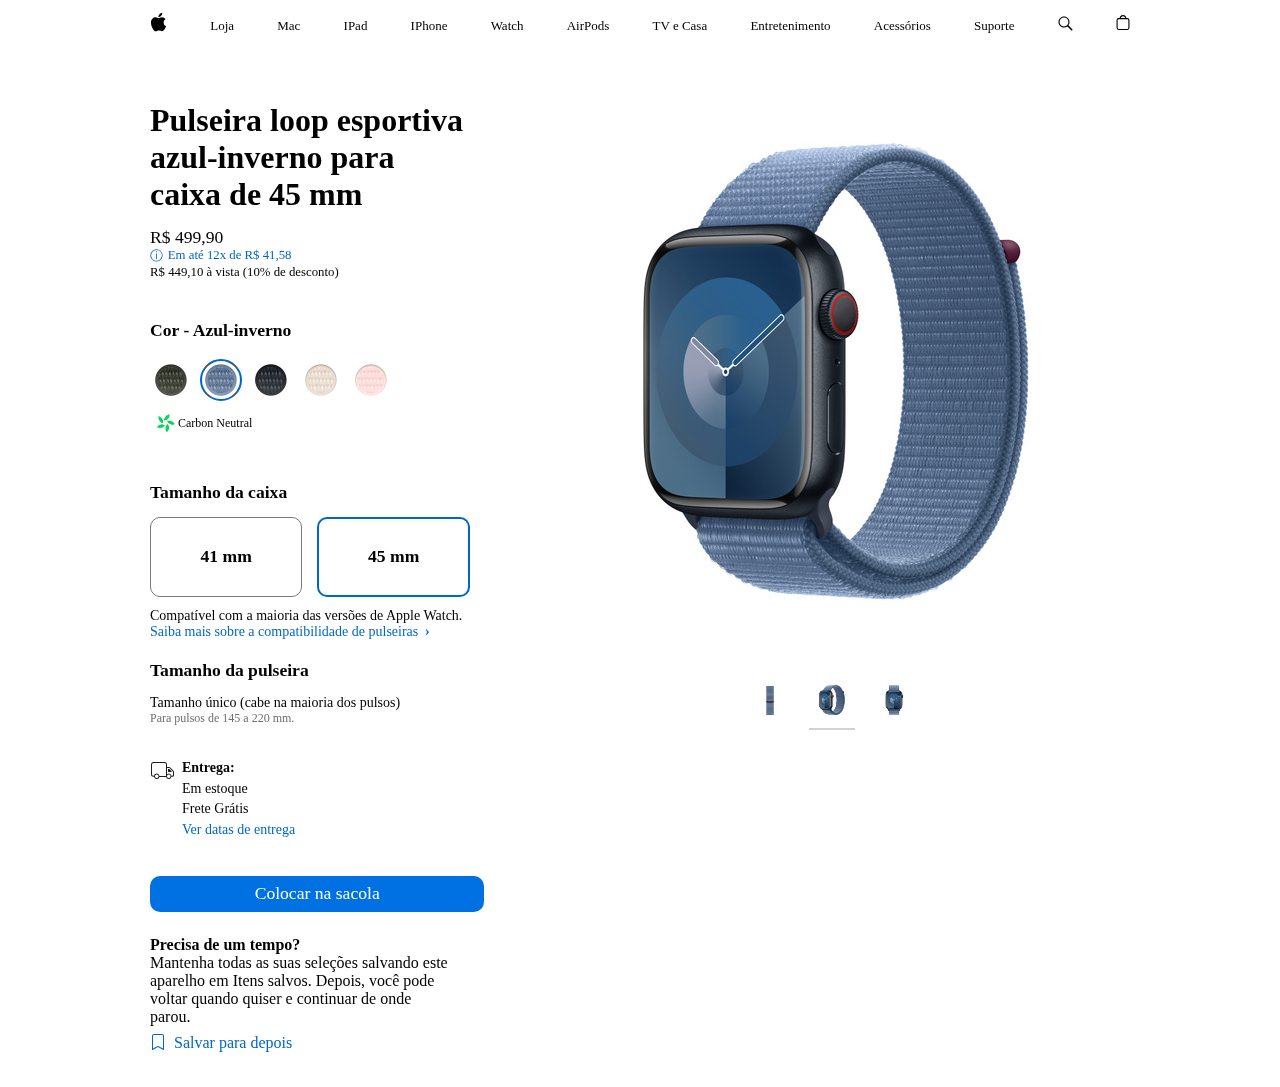
<file: Aula 2/arquivos-aula/index.html>
<!DOCTYPE html>
<html lang="en">
  <head>
    <meta charset="UTF-8" />
    <meta name="viewport" content="width=device-width, initial-scale=1.0" />
    <title>Hashtag Watch</title>
    <link rel="stylesheet" href="./style.css" />
  </head>
  <body>
    <nav>
      <ul>
        <li>
          <svg
            height="48"
            viewBox="0 0 17 48"
            width="17"
            xmlns="http://www.w3.org/2000/svg">
            <path
              d="m15.5752 19.0792a4.2055 4.2055 0 0 0 -2.01 3.5376 4.0931 4.0931 0 0 0 2.4908 3.7542 9.7779 9.7779 0 0 1 -1.2755 2.6351c-.7941 1.1431-1.6244 2.2862-2.8878 2.2862s-1.5883-.734-3.0443-.734c-1.42 0-1.9252.7581-3.08.7581s-1.9611-1.0589-2.8876-2.3584a11.3987 11.3987 0 0 1 -1.9373-6.1487c0-3.61 2.3464-5.523 4.6566-5.523 1.2274 0 2.25.8062 3.02.8062.734 0 1.8771-.8543 3.2729-.8543a4.3778 4.3778 0 0 1 3.6822 1.841zm-6.8586-2.0456a1.3865 1.3865 0 0 1 -.2527-.024 1.6557 1.6557 0 0 1 -.0361-.337 4.0341 4.0341 0 0 1 1.0228-2.5148 4.1571 4.1571 0 0 1 2.7314-1.4078 1.7815 1.7815 0 0 1 .0361.373 4.1487 4.1487 0 0 1 -.9867 2.587 3.6039 3.6039 0 0 1 -2.5148 1.3236z"></path>
          </svg>
        </li>
        <li>Loja</li>
        <li>Mac</li>
        <li>IPad</li>
        <li>IPhone</li>
        <li>Watch</li>
        <li>AirPods</li>
        <li>TV e Casa</li>
        <li>Entretenimento</li>
        <li>Acessórios</li>
        <li>Suporte</li>
        <li>
          <svg
            xmlns="http://www.w3.org/2000/svg"
            width="15px"
            height="44px"
            viewBox="0 0 15 44">
            <path
              d="M14.298,27.202l-3.87-3.87c0.701-0.929,1.122-2.081,1.122-3.332c0-3.06-2.489-5.55-5.55-5.55c-3.06,0-5.55,2.49-5.55,5.55 c0,3.061,2.49,5.55,5.55,5.55c1.251,0,2.403-0.421,3.332-1.122l3.87,3.87c0.151,0.151,0.35,0.228,0.548,0.228 s0.396-0.076,0.548-0.228C14.601,27.995,14.601,27.505,14.298,27.202z M1.55,20c0-2.454,1.997-4.45,4.45-4.45 c2.454,0,4.45,1.997,4.45,4.45S8.454,24.45,6,24.45C3.546,24.45,1.55,22.454,1.55,20z"></path>
          </svg>
        </li>
        <li>
          <svg
            height="44"
            viewBox="0 0 14 44"
            width="14"
            xmlns="http://www.w3.org/2000/svg">
            <path
              d="m11.3535 16.0283h-1.0205a3.4229 3.4229 0 0 0 -3.333-2.9648 3.4229 3.4229 0 0 0 -3.333 2.9648h-1.02a2.1184 2.1184 0 0 0 -2.117 2.1162v7.7155a2.1186 2.1186 0 0 0 2.1162 2.1167h8.707a2.1186 2.1186 0 0 0 2.1168-2.1167v-7.7155a2.1184 2.1184 0 0 0 -2.1165-2.1162zm-4.3535-1.8652a2.3169 2.3169 0 0 1 2.2222 1.8652h-4.4444a2.3169 2.3169 0 0 1 2.2222-1.8652zm5.37 11.6969a1.0182 1.0182 0 0 1 -1.0166 1.0171h-8.7069a1.0182 1.0182 0 0 1 -1.0165-1.0171v-7.7155a1.0178 1.0178 0 0 1 1.0166-1.0166h8.707a1.0178 1.0178 0 0 1 1.0164 1.0166z"></path>
          </svg>
        </li>
      </ul>
    </nav>
    <main>
      <section id="produto">
        <div id="opcoes-produto">
          <h1 id="titulo-produto">Pulseira loop esportiva azul-inverno para caixa de 45 mm</h1>
          <div class="precos">
            <p id="preco">R$ 499,90</p>
            <span id="parcelas" class="link">
              <p>&#9432</p>
              <p>Em até 12x de R$ 41,58</p>
            </span>
            <p id="a-vista">R$ 449,10 à vista (10% de desconto)</p>
          </div>
          <div id="opcoes">
            <h2 id="nome-cor-selecionada">Cor - Azul-inverno</h2>
            <ul id="selecao-cores">
              <li><input type="radio" name="opcao-cor" id="0-cor"><label for="0-cor"><img src="./imagens/opcoes-cores/verde-cipreste.jpeg" alt="" srcset=""></label></li>
              <li><input type="radio" name="opcao-cor" id="1-cor" checked><label for="1-cor"><img src="./imagens/opcoes-cores/azul-inverno.jpeg" alt="" srcset=""></label></li>
              <li><input type="radio" name="opcao-cor" id="2-cor"><label for="2-cor"><img src="./imagens/opcoes-cores/meia-noite.jpeg" alt="" srcset=""></label></li>
              <li><input type="radio" name="opcao-cor" id="3-cor"><label for="3-cor"><img src="./imagens/opcoes-cores/estelar.jpeg" alt="" srcset=""></label></li>
              <li><input type="radio" name="opcao-cor" id="4-cor"><label for="4-cor"><img src="./imagens/opcoes-cores/rosa-claro.jpeg" alt="" srcset=""></label></li>
            </ul>
            <div id="selo-carbono">
              <img src="./imagens/outros-recursos/neutralidade-c.jpeg" alt="">
              <p>Carbon Neutral</p>
            </div>
            <div id="tamanho-caixa">
              <h2>Tamanho da caixa</h2>
              <div id="opcoes-tamanho">
                <input type="radio" name="opcao-tamanho" id="0-tamanho">
                <label for="0-tamanho">41 mm</label>
                <input type="radio" name="opcao-tamanho" id="1-tamanho" checked>
                <label for="1-tamanho">45 mm</label>
              </div>
              <div id='disclaimer'>
                <p>Compatível com a maioria das versões de Apple Watch.
                </p>
                <p id='saiba-mais' class="link">Saiba mais sobre a compatibilidade de pulseiras <b>&#8250;</b>
                </p>
              </div>
              <div id="info-extra">
                <h2>Tamanho da pulseira
                </h2>
                <p id="info-principal">Tamanho único (cabe na maioria dos pulsos)
                </p>
                <p id="info-secundaria">Para pulsos de 145 a 220 mm.
                </p>
              </div>
            </div>
            <div id="entrega">
              <div id="icone">
                <svg viewBox="0 0 25 25" class="as-svgicon as-svgicon-boxtruck as-svgicon-reduced as-svgicon-boxtruckreduced" role="img" aria-hidden="true" width="25px" height="25px"><path fill="none" d="M0 0h25v25H0z"></path><path fill="#1d1d1f" d="m23.482 12.847-2.92-3.209A1.947 1.947 0 0 0 18.985 9H17V6.495a2.5 2.5 0 0 0-2.5-2.5h-11a2.5 2.5 0 0 0-2.5 2.5v9.75a2.5 2.5 0 0 0 2.5 2.5h.548A2.746 2.746 0 0 0 6.75 21.02 2.618 2.618 0 0 0 9.422 19h6.681a2.744 2.744 0 0 0 5.347-.23h.735A1.656 1.656 0 0 0 24 16.98v-2.808a1.937 1.937 0 0 0-.518-1.325ZM8.426 18.745a1.74 1.74 0 0 1-3.352 0 1.577 1.577 0 0 1 .015-1 1.738 1.738 0 0 1 3.322 0 1.578 1.578 0 0 1 .015 1ZM9.447 18a2.726 2.726 0 0 0-5.394-.255H3.5a1.502 1.502 0 0 1-1.5-1.5v-9.75a1.502 1.502 0 0 1 1.5-1.5h11a1.502 1.502 0 0 1 1.5 1.5V18Zm10.972.77a1.738 1.738 0 0 1-3.337 0 1.573 1.573 0 0 1 0-1 1.742 1.742 0 1 1 3.337 1ZM23 16.98c0 .569-.229.79-.815.79h-.735A2.73 2.73 0 0 0 17 16.165V10h1.986a.976.976 0 0 1 .838.314l2.927 3.214a.95.95 0 0 1 .249.644Zm-1.324-3.36a.512.512 0 0 1 .174.38h-3.306a.499.499 0 0 1-.544-.528V11h1.073a.76.76 0 0 1 .594.268Z"></path></svg>
              </div>
              <div id="informacoes-entrega">
                <span>Entrega:</span>
                <p id="disponibilidade">Em estoque</p>
                <p id="valor-frete">Frete Grátis</p>
                <p id="tempo-entrega" class="link">Ver datas de entrega</p>
              </div>
            </div>
            <div id="comprar">
              <button id="adicionar-a-sacola">Colocar na sacola</button>
              <div id="comprar-depois">
                <span>Precisa de um tempo?</span>
                <p>Mantenha todas as suas seleções salvando este aparelho em Itens salvos. Depois, você pode voltar quando quiser e continuar de onde parou.</p>
                <p class="link" id="salvar-depois"><svg xmlns="http://www.w3.org/2000/svg" width="16" height="16" fill="currentColor" class="bi bi-bookmark" viewBox="0 0 16 16">
                  <path d="M2 2a2 2 0 0 1 2-2h8a2 2 0 0 1 2 2v13.5a.5.5 0 0 1-.777.416L8 13.101l-5.223 2.815A.5.5 0 0 1 2 15.5zm2-1a1 1 0 0 0-1 1v12.566l4.723-2.482a.5.5 0 0 1 .554 0L13 14.566V2a1 1 0 0 0-1-1z"/>
                </svg> Salvar para depois</p>
              </div>
            </div>
          </div>
        </div>
        <div id="visualizacao">
          <img src="./imagens/opcoes-cores/imagens-azul-inverno/imagem-1.jpeg" alt="" id="imagem-visualizacao">
          <ul id="selecionar-imagem">
            <li><input type="radio" name="opcao-imagem" id="0-imagem"><label for="0-imagem"><img src="./imagens/opcoes-cores/imagens-azul-inverno/imagem-0.jpeg" alt="" srcset="" id="0-imagem-miniatura"></label></li>
            <li><input type="radio" name="opcao-imagem" id="1-imagem" checked><label for="1-imagem"><img src="./imagens/opcoes-cores/imagens-azul-inverno/imagem-1.jpeg" alt="" srcset="" id="1-imagem-miniatura"></label></li>
            <li><input type="radio" name="opcao-imagem" id="2-imagem"><label for="2-imagem"><img src="./imagens/opcoes-cores/imagens-azul-inverno/imagem-2.jpeg" alt="" srcset="" id="2-imagem-miniatura"></label></li>
          </ul>
        </div>
      </section>
      <section id="carbon-neutral"></section>
      <section id="informacoes"></section>
      <section id="compatibilidade"></section>
      <section id="outros"></section>
    </main>
    <script>src = "script.js"</script>
  </body>
</html>
</file>
<file: Aula 2/arquivos-aula/style.css>
@font-face {
  font-family: 'San Francisco';
  font-weight: 400;
  src: url('https://applesocial.s3.amazonaws.com/assets/styles/fonts/sanfrancisco/sanfranciscodisplay-regular-webfont.woff');
}

* {
  margin: 0;
  padding: 0;
  box-sizing: border-box;
  font-family: 'San Francisco';
  list-style-type: none;
}
:root {
  display: flex;
  flex-direction: column;
  align-items: center;
}

body {
  height: 100dvh;
}

nav {
  width: 61.25rem;
  & > ul {
    display: flex;
    width: 100%;
    justify-content: space-between;
    align-items: center;
    cursor: pointer;
    font-size: small;
  }
}

main {
  margin: 3.125rem auto;
  width: 61.25rem;
}

#produto {
  display: flex;
  & > #opcoes-produto {
    flex-grow: 0;
    flex-basis: 33.33333%;
  }
  & > #visualizacao {
    flex-grow: 0;
    flex-basis: 66.66666%;
  }
}

.link {
  color: #0066cc;
  cursor: pointer;
  &:hover {
    text-decoration: underline;
  }
}

#opcoes-produto {
  display: flex;
  flex-direction: column;
  & > h1 {
    width: 20rem;
    font-size: 2rem;
  }
}

.precos {
  margin: 0.875rem 0 0;
  padding: 0 0 0.625rem;
  font-size: 1.1rem;
  & > #parcelas {
    font-size: 0.8rem;
    color: #0066cc;
    display: flex;
    & :first-child {
      width: fit-content;
      margin-right: 0.3rem;
    }
    & p {
      width: fit-content;
    }
  }
  & #a-vista {
    font-size: 0.8rem;
  }
}

#opcoes {
  margin: 1.875rem 0 0;
  & h2 {
    font-size: 1.1rem;
  }
  & ul {
    display: flex;
    padding: 1.1rem 0 0 0;
    & li {
      margin: 0 0.5rem 0.5rem 0;
      & input {
        display: none;
      }
      & label {
        display: flex;
        justify-content: center;
        align-items: center;
        cursor: pointer;
        height: 2.625rem;
        width: 2.625rem;
        & > img {
          width: 2rem;
          mix-blend-mode: color;
        }
      }
      & input[type='radio']:checked + label {
        border-radius: 50%;
        border: 0.125rem solid #0066cc;
      }
    }
  }
}

#selo-carbono {
  display: flex;
  align-items: center;
  padding: 0.125rem 0 1rem 0.1875rem;
  & img {
    width: 1.5625rem;
  }
  & p {
    font-size: 0.75rem;
  }
}

#tamanho-caixa {
  margin-top: 1.875rem;
  & > div#opcoes-tamanho {
    display: flex;
    gap: 0.9375rem;
    & input {
      display: none;
    }
    & label {
      flex-basis: 50%;
      font-size: 1.1rem;
      font-weight: bold;
      height: 5rem;
      display: flex;
      justify-content: center;
      align-items: center;
      margin: 0.875rem 0 0;
      border: 0.00625rem solid #797979;
      border-radius: 0.625rem;
      cursor: pointer;
    }
    & input[type='radio']:checked + label {
      border: 0.125rem solid #0066cc;
    }
  }
}

#disclaimer {
  margin-top: 0.7rem;
  display: flex;
  flex-direction: column;
  font-size: 0.875rem;
  & > #saiba-mais {
    & > b {
      margin-left: 0.2rem;
    }
  }
}

#info-extra {
  padding-top: 1.25rem;
  display: flex;
  flex-direction: column;
  & > #info-principal {
    margin-top: 0.875rem;
    font-size: 0.875rem;
  }

  & > #info-secundaria {
    font-size: 0.75rem;
    color: #6e6e73;
  }
}

#entrega {
  padding: 2rem 0 0;
  font-size: 0.875rem;
  display: flex;
  position: relative;
  & > #icone {
    position: absolute;
    top: 2rem;
  }
  & #informacoes-entrega {
    line-height: 1.3rem;
    position: relative;
    left: 2rem;
    & > span {
      font-weight: bold;
    }
  }
}

#comprar {
  margin: 2.2rem 0;
  & > #adicionar-a-sacola {
    all: unset;
    cursor: pointer;
    width: 100%;
    text-align: center;
    font-size: 1.1rem;
    font-weight: 500;
    background-color: #0071e3;
    color: #fff;
    border-radius: 0.625rem;
    padding: 0.45rem;

    &:hover {
      background-color: #057bf1;
    }
  }
}

#comprar-depois {
  padding: 1.5rem 0 0;
  & > span {
    font-weight: bold;
  }
  & p {
    margin: 0 1.25rem 0 0;
  }
  & p:has(> svg) {
    display: flex;
    align-items: start;
    gap: 0.5rem;
    padding: 0.5rem 0 0;
  }
}

#visualizacao {
  margin: 0 0 0 5rem;
}

#selecionar-imagem {
  display: flex;
  justify-content: center;
  & li {
    padding: 0 1rem 0 0;
    & input {
      display: none;
    }
    & label > img {
      width: 2.875rem;
      padding: 0.25rem;
      padding-bottom: 0.5rem;
      cursor: pointer;
      border-bottom: 0.125rem solid hsla(0, 0%, 100%, 0);
      &:hover {
        border-color: #e8e8ed;
      }
    }
    & input[type='radio']:checked + label > img {
      border-color: #d2d2d6;
    }
  }
}

.caixa-pequena {
  transform: scale(0.9);
}
</file>
